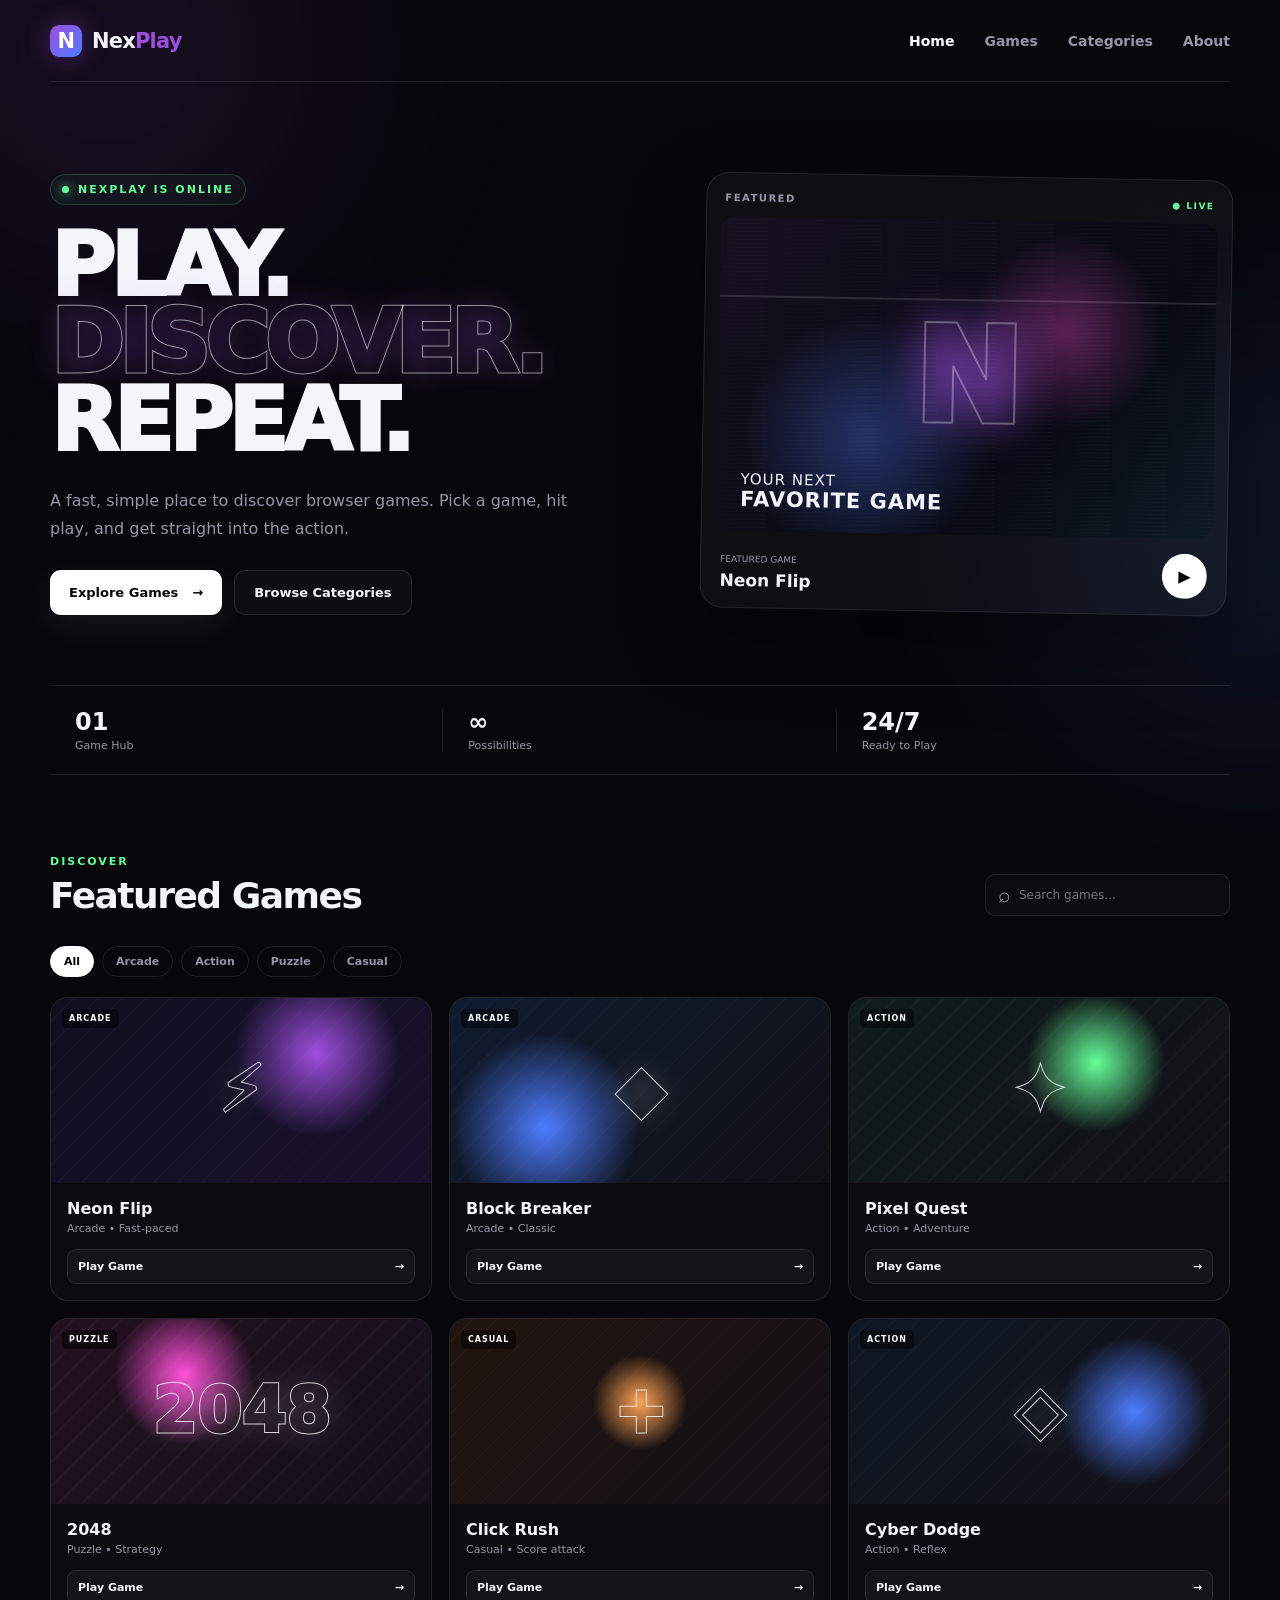
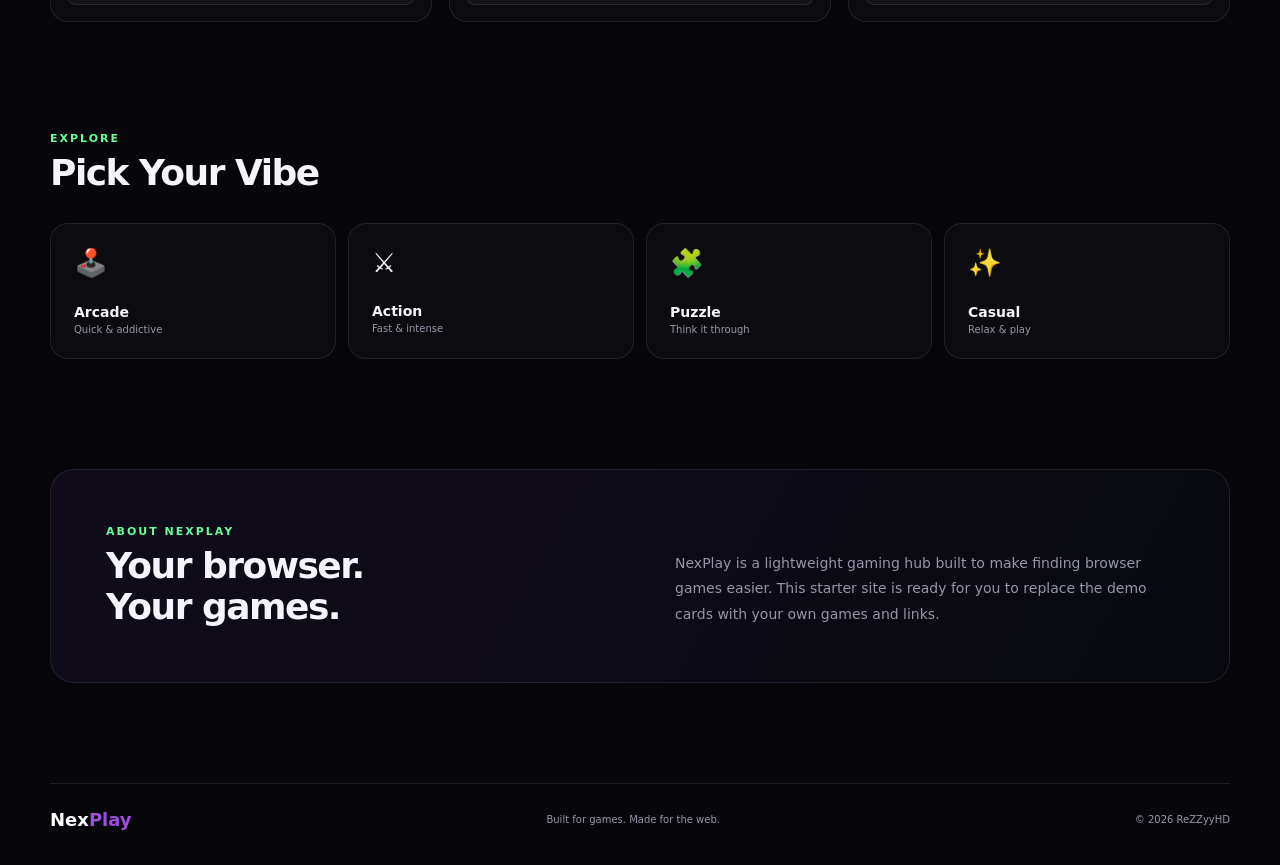
<file: index.html>
<!DOCTYPE html>
<html lang="en">
<head>
  <meta charset="UTF-8">
  <meta name="viewport" content="width=device-width, initial-scale=1.0">
  <meta name="description" content="NexPlay - a clean, fast browser gaming hub.">
  <title>NexPlay | Browser Games</title>
  <link rel="stylesheet" href="style.css">
</head>
<body>
  <div class="background-grid"></div>
  <div class="glow glow-one"></div>
  <div class="glow glow-two"></div>

  <header class="navbar">
    <a class="logo" href="#top" aria-label="NexPlay home">
      <span class="logo-mark">N</span>
      <span>Nex<span>Play</span></span>
    </a>

    <nav class="nav-links" aria-label="Main navigation">
      <a class="active" href="#top">Home</a>
      <a href="#games">Games</a>
      <a href="#categories">Categories</a>
      <a href="#about">About</a>
    </nav>

    <button class="mobile-menu" id="mobileMenu" aria-label="Open menu" aria-expanded="false">☰</button>
  </header>

  <main id="top">
    <section class="hero">
      <div class="hero-content">
        <div class="eyebrow"><span class="status-dot"></span> NEXPLAY IS ONLINE</div>
        <h1>PLAY.<br><span>DISCOVER.</span><br>REPEAT.</h1>
        <p>
          A fast, simple place to discover browser games.
          Pick a game, hit play, and get straight into the action.
        </p>
        <div class="hero-buttons">
          <a class="button primary" href="#games">Explore Games <span>→</span></a>
          <a class="button secondary" href="#categories">Browse Categories</a>
        </div>
      </div>

      <div class="hero-card">
        <div class="card-top">
          <span>FEATURED</span>
          <span class="live-pill">● LIVE</span>
        </div>
        <div class="hero-game-art">
          <div class="scanline"></div>
          <div class="pixel-n">N</div>
          <div class="hero-game-title">YOUR NEXT<br><strong>FAVORITE GAME</strong></div>
        </div>
        <div class="hero-card-bottom">
          <div>
            <small>FEATURED GAME</small>
            <h3>Neon Flip</h3>
          </div>
          <button class="play-circle" id="featuredButton" aria-label="Play Neon Flip" onclick="location.href='NeonFlip.html'">▶</button>
        </div>
      </div>
    </section>

    <section class="stats">
      <div><strong>01</strong><span>Game Hub</span></div>
      <div><strong>∞</strong><span>Possibilities</span></div>
      <div><strong>24/7</strong><span>Ready to Play</span></div>
    </section>

    <section class="section" id="games">
      <div class="section-heading">
        <div>
          <p class="section-label">DISCOVER</p>
          <h2>Featured Games</h2>
        </div>
        <div class="search-wrap">
          <span>⌕</span>
          <input id="gameSearch" type="search" placeholder="Search games..." aria-label="Search games">
        </div>
      </div>

      <div class="filter-row" id="categories">
        <button class="filter active" data-category="all">All</button>
        <button class="filter" data-category="arcade">Arcade</button>
        <button class="filter" data-category="action">Action</button>
        <button class="filter" data-category="puzzle">Puzzle</button>
        <button class="filter" data-category="casual">Casual</button>
      </div>

      <div class="game-grid" id="gameGrid">
        <article class="game-card" data-title="Neon Flip" data-category="arcade action">
          <div class="game-thumbnail neon">
            <span class="game-icon">⚡</span>
            <span class="tag">ARCADE</span>
          </div>
          <div class="game-info">
            <h3>Neon Flip</h3>
            <p>Arcade • Fast-paced</p>
            <button class="card-button" data-game="NeonFlip" onclick="location.href='NeonFlip.html'">Play Game <span>→</span></button>
          </div>
        </article>

        <article class="game-card" data-title="Block Breaker" data-category="arcade">
          <div class="game-thumbnail blocks">
            <span class="game-icon">◆</span>
            <span class="tag">ARCADE</span>
          </div>
          <div class="game-info">
            <h3>Block Breaker</h3>
            <p>Arcade • Classic</p>
            <button class="card-button" data-game="Block Breaker">Play Game <span>→</span></button>
          </div>
        </article>

        <article class="game-card" data-title="Pixel Quest" data-category="action">
          <div class="game-thumbnail quest">
            <span class="game-icon">✦</span>
            <span class="tag">ACTION</span>
          </div>
          <div class="game-info">
            <h3>Pixel Quest</h3>
            <p>Action • Adventure</p>
            <button class="card-button" data-game="Pixel Quest">Play Game <span>→</span></button>
          </div>
        </article>

        <article class="game-card" data-title="2048" data-category="puzzle">
          <div class="game-thumbnail puzzle">
            <span class="game-icon">2048</span>
            <span class="tag">PUZZLE</span>
          </div>
          <div class="game-info">
            <h3>2048</h3>
            <p>Puzzle • Strategy</p>
            <button class="card-button" data-game="2048">Play Game <span>→</span></button>
          </div>
        </article>

        <article class="game-card" data-title="Click Rush" data-category="casual">
          <div class="game-thumbnail click">
            <span class="game-icon">+</span>
            <span class="tag">CASUAL</span>
          </div>
          <div class="game-info">
            <h3>Click Rush</h3>
            <p>Casual • Score attack</p>
            <button class="card-button" data-game="Click Rush">Play Game <span>→</span></button>
          </div>
        </article>

        <article class="game-card" data-title="Cyber Dodge" data-category="action arcade">
          <div class="game-thumbnail cyber">
            <span class="game-icon">◇</span>
            <span class="tag">ACTION</span>
          </div>
          <div class="game-info">
            <h3>Cyber Dodge</h3>
            <p>Action • Reflex</p>
            <button class="card-button" data-game="Cyber Dodge">Play Game <span>→</span></button>
          </div>
        </article>
      </div>

      <div class="no-results" id="noResults" hidden>
        <div>🔎</div>
        <h3>No games found</h3>
        <p>Try another search or category.</p>
      </div>
    </section>

    <section class="section categories-section">
      <div class="section-heading">
        <div>
          <p class="section-label">EXPLORE</p>
          <h2>Pick Your Vibe</h2>
        </div>
      </div>
      <div class="category-grid">
        <button class="category-card" data-category-jump="arcade"><span>🕹️</span><b>Arcade</b><small>Quick & addictive</small></button>
        <button class="category-card" data-category-jump="action"><span>⚔️</span><b>Action</b><small>Fast & intense</small></button>
        <button class="category-card" data-category-jump="puzzle"><span>🧩</span><b>Puzzle</b><small>Think it through</small></button>
        <button class="category-card" data-category-jump="casual"><span>✨</span><b>Casual</b><small>Relax & play</small></button>
      </div>
    </section>

    <section class="about" id="about">
      <div>
        <p class="section-label">ABOUT NEXPLAY</p>
        <h2>Your browser.<br>Your games.</h2>
      </div>
      <p>
        NexPlay is a lightweight gaming hub built to make finding browser games
        easier. This starter site is ready for you to replace the demo cards
        with your own games and links.
      </p>
    </section>
  </main>

  <footer>
    <div class="footer-logo">Nex<span>Play</span></div>
    <p>Built for games. Made for the web.</p>
    <span>© <span id="year"></span> ReZZyyHD</span>
  </footer>

  <div class="toast" id="toast" role="status" aria-live="polite"></div>

  <script src="script.js"></script>
</body>
</html>
</file>
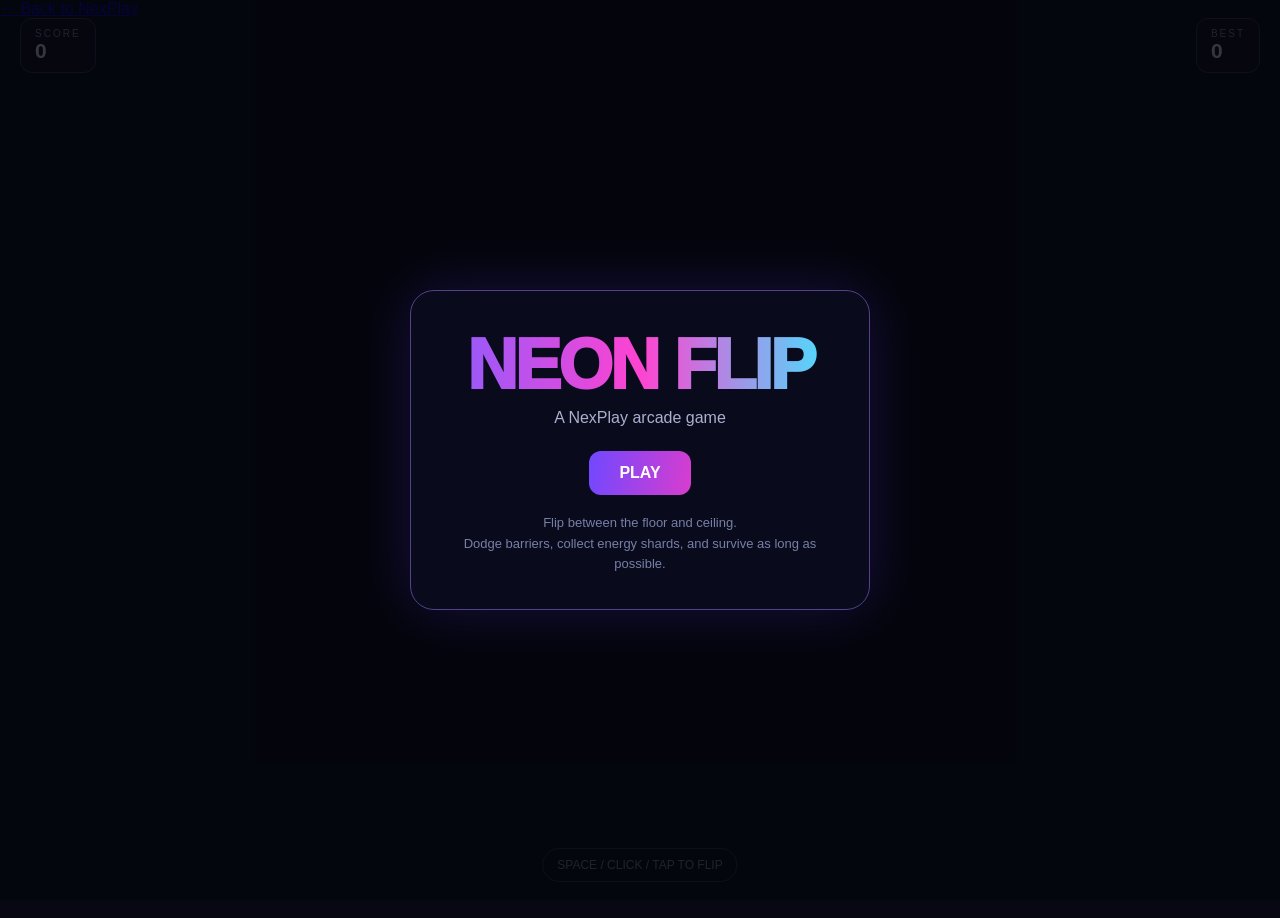
<file: NeonFlip.html>
<head>
<meta charset="utf-8">
<meta name="viewport" content="width=device-width,initial-scale=1">
<title>NEON FLIP | NexPlay</title>
<style>
*{box-sizing:border-box}html,body{margin:0;width:100%;height:100%;overflow:hidden;background:#070812;color:#fff;font-family:Arial,sans-serif}
canvas{width:100vw;height:100vh;display:block}
#hud{position:fixed;top:18px;left:20px;right:20px;display:flex;justify-content:space-between;pointer-events:none}
.box{padding:9px 14px;border:1px solid #383b73;border-radius:12px;background:#090c1dcc}
.label{font-size:10px;letter-spacing:2px;color:#8e95b9}.value{font-size:21px;font-weight:800}
#help{position:fixed;bottom:18px;left:50%;transform:translateX(-50%);padding:9px 14px;border:1px solid #30335f;border-radius:999px;background:#080a18cc;color:#8c93b5;font-size:12px}
#menu{position:fixed;inset:0;display:flex;align-items:center;justify-content:center;background:#04050ccc}
.panel{text-align:center;width:min(460px,90vw);padding:34px 28px;border:1px solid #51428a;border-radius:24px;background:#0a0c1eee;box-shadow:0 0 60px #693cff33}
.logo{font-size:clamp(42px,9vw,70px);font-weight:1000;letter-spacing:-3px;background:linear-gradient(90deg,#8b5cff,#ff43d1,#40e8ff);-webkit-background-clip:text;background-clip:text;color:transparent}
.subtitle{color:#aab0ce;margin:4px 0 24px}button{border:0;color:white;background:linear-gradient(100deg,#7048ff,#d83dce);padding:13px 30px;border-radius:12px;font-size:16px;font-weight:800;cursor:pointer}
.instructions{font-size:13px;color:#777fa5;line-height:1.6;margin-top:18px}.small{font-size:13px;color:#858cab;margin-top:12px}
#gameover{display:none}
</style>
</head>
<body>
  <a href="index.html" class="back-button">← Back to NexPlay</a>
<canvas id="game"></canvas>
<div id="hud">
 <div class="box"><div class="label">SCORE</div><div class="value" id="score">0</div></div>
 <div class="box"><div class="label">BEST</div><div class="value" id="best">0</div></div>
</div>
<div id="help">SPACE / CLICK / TAP TO FLIP</div>
<div id="menu">
 <div class="panel" id="startPanel">
  <div class="logo">NEON FLIP</div><div class="subtitle">A NexPlay arcade game</div>
  <button id="start">PLAY</button>
  <div class="instructions">Flip between the floor and ceiling.<br> Dodge barriers, collect energy shards, and survive as long as possible.</div>
 </div>
 <div class="panel" id="gameover">
  <div class="logo" style="font-size:42px">GAME OVER</div>
  <div class="subtitle">Your run is over.</div>
  <div style="font-size:28px;font-weight:900;margin:15px 0">Score: <span id="finalScore">0</span></div>
  <button id="restart">PLAY AGAIN</button><div class="small">Press R to restart</div>
 </div>
</div>
<script>

const AudioFX=(()=>{let ac=null,master=null,musicGain=null,playing=false,timer=null,step=0;
const melody=[220,247,277,330,370,330,277,247,196,220,247,294,330,294,247,220];
function init(){if(!ac){ac=new(window.AudioContext||window.webkitAudioContext)();master=ac.createGain();master.gain.value=.14;master.connect(ac.destination);musicGain=ac.createGain();musicGain.gain.value=.35;musicGain.connect(master)}if(ac.state==="suspended")ac.resume()}
function tone(freq,dur,type,vol,dest=master){const o=ac.createOscillator(),g=ac.createGain();o.type=type;o.frequency.setValueAtTime(freq,ac.currentTime);g.gain.setValueAtTime(.0001,ac.currentTime);g.gain.exponentialRampToValueAtTime(vol,ac.currentTime+.01);g.gain.exponentialRampToValueAtTime(.0001,ac.currentTime+dur);o.connect(g);g.connect(dest);o.start();o.stop(ac.currentTime+dur+.03)}
function musicTick(){if(!playing)return;const n=melody[step%melody.length];tone(n,.12,"triangle",.22,musicGain);if(step%4===0)tone(n/2,.18,"sine",.13,musicGain);if(step%8===4)tone(n*2,.07,"square",.045,musicGain);step++;timer=setTimeout(musicTick,145)}
function startMusic(){init();if(!playing){playing=true;step=0;musicTick()}}
function stopMusic(){playing=false;if(timer)clearTimeout(timer);timer=null}
function flip(){init();tone(520,.07,"square",.09);setTimeout(()=>tone(760,.08,"triangle",.07),35)}
function collect(){init();tone(660,.07,"sine",.12);setTimeout(()=>tone(990,.1,"sine",.1),55);setTimeout(()=>tone(1320,.12,"triangle",.08),110)}
function crash(){init();tone(130,.22,"sawtooth",.16);setTimeout(()=>tone(82,.3,"square",.1),80)}
return{startMusic,stopMusic,flip,collect,crash}
})();

const c=document.getElementById("game"),x=c.getContext("2d");
let W,H,D=1,run=false,score=0,best=+localStorage.neonFlipBest||0,speed=6,last=0,spawn=50,gem=30,obs=[],gems=[],parts=[],shake=0;
const p={x:0,y:0,s:24,side:1,vy:0,rot:0};
const scoreEl=document.getElementById("score"),bestEl=document.getElementById("best"),menu=document.getElementById("menu"),startPanel=document.getElementById("startPanel"),over=document.getElementById("gameover"),final=document.getElementById("finalScore");
bestEl.textContent=best;
function size(){W=innerWidth;H=innerHeight;D=Math.min(devicePixelRatio||1,2);c.width=W*D;c.height=H*D;c.style.width=W+"px";c.style.height=H+"px";x.setTransform(D,0,0,D,0,0)}addEventListener("resize",size);size();
function reset(){p.x=W*.19;p.side=1;p.y=H-62;p.vy=0;p.rot=0;score=0;speed=6;spawn=50;gem=30;obs=[];gems=[];parts=[];shake=0;scoreEl.textContent=0}
function start(){reset();run=true;menu.style.display="none";AudioFX.startMusic();last=performance.now();requestAnimationFrame(loop)}
function end(){run=false;AudioFX.stopMusic();AudioFX.crash();let s=Math.floor(score);if(s>best){best=s;localStorage.neonFlipBest=best;bestEl.textContent=best}final.textContent=s;startPanel.style.display="none";over.style.display="block";menu.style.display="flex"}
function flip(){if(!run)return;AudioFX.flip();p.side*=-1;p.vy=p.side*7;for(let i=0;i<8;i++)parts.push({x:p.x+12,y:p.y+12,vx:(Math.random()-.5)*3,vy:(Math.random()-.5)*3,l:25})}
addEventListener("keydown",e=>{if(e.code==="Space"){e.preventDefault();run?flip():start()}if(e.key.toLowerCase()==="r"&&!run)start()});
addEventListener("pointerdown",()=>run?flip():start());
document.getElementById("start").onclick=start;document.getElementById("restart").onclick=start;
function spawnObs(){let top=Math.random()<.5,h=48+Math.random()*42;obs.push({x:W+40,y:top?32:H-32-h,w:28+Math.random()*18,h,passed:false})}
function spawnGem(){let top=Math.random()<.5;gems.push({x:W+20,y:top?H*.23:H*.77,r:7,a:Math.random()*6.28})}
function hit(a,b){return a.x<b.x+b.w&&a.x+a.w>b.x&&a.y<b.y+b.h&&a.y+a.h>b.y}
function update(dt){
 score+=dt*.018*speed;speed=Math.min(13,6+score*.0035);
 p.vy+=p.side*.45*dt;p.y+=p.vy*dt;p.rot+=.12*dt*p.side;
 let floor=H-32-p.s;if(p.side===1&&p.y>floor){p.y=floor;p.vy=0}if(p.side===-1&&p.y<32){p.y=32;p.vy=0}
 if(--spawn<=0){spawnObs();spawn=Math.max(45,92-speed*3)+Math.random()*35}
 if(--gem<=0){spawnGem();gem=65+Math.random()*55}
 for(const o of obs){o.x-=speed*dt;if(!o.passed&&o.x+o.w<p.x){o.passed=true;score+=4}if(hit({x:p.x+3,y:p.y+3,w:p.s-6,h:p.s-6},o)){shake=12;end();return}}
 obs=obs.filter(o=>o.x>-80);
 for(const q of gems){q.x-=speed*dt;q.a+=.12*dt;let dx=p.x+12-q.x,dy=p.y+12-q.y;if(dx*dx+dy*dy<(q.r+12)**2){q.dead=1;score+=15;AudioFX.collect();for(let i=0;i<12;i++)parts.push({x:q.x,y:q.y,vx:(Math.random()-.5)*4,vy:(Math.random()-.5)*4,l:35})}}
 gems=gems.filter(q=>!q.dead&&q.x>-40);
 for(const z of parts){z.x+=z.vx*dt;z.y+=z.vy*dt;z.l-=dt}parts=parts.filter(z=>z.l>0);
 scoreEl.textContent=Math.floor(score)
}
function draw(){
 x.save();if(shake>0){x.translate((Math.random()-.5)*shake,(Math.random()-.5)*shake);shake*=.88}
 let bg=x.createLinearGradient(0,0,0,H);bg.addColorStop(0,"#0a0b1d");bg.addColorStop(1,"#0a071b");x.fillStyle=bg;x.fillRect(0,0,W,H);
 x.strokeStyle="#6358ff18";x.lineWidth=1;let off=(performance.now()/20*speed)%50;
 for(let xx=-50+off;xx<W+50;xx+=50){x.beginPath();x.moveTo(xx,0);x.lineTo(xx,H);x.stroke()}for(let yy=0;yy<H;yy+=50){x.beginPath();x.moveTo(0,yy);x.lineTo(W,yy);x.stroke()}
 x.shadowBlur=18;x.shadowColor="#774cff";x.strokeStyle="#654cff";x.lineWidth=3;x.beginPath();x.moveTo(0,32);x.lineTo(W,32);x.stroke();x.shadowColor="#d23ee8";x.strokeStyle="#d23ee8";x.beginPath();x.moveTo(0,H-32);x.lineTo(W,H-32);x.stroke();x.shadowBlur=0;
 for(const o of obs){x.save();x.shadowBlur=20;x.shadowColor="#b34cff";let g=x.createLinearGradient(o.x,o.y,o.x+o.w,o.y+o.h);g.addColorStop(0,"#ff4dcc");g.addColorStop(1,"#31d9ff");x.fillStyle=g;x.fillRect(o.x,o.y,o.w,o.h);x.restore()}
 for(const q of gems){let r=q.r+Math.sin(q.a)*2;x.save();x.translate(q.x,q.y);x.rotate(q.a*.5);x.shadowBlur=20;x.shadowColor="#39f5ff";x.fillStyle="#54f3ff";x.beginPath();x.moveTo(0,-r);x.lineTo(r*.65,0);x.lineTo(0,r);x.lineTo(-r*.65,0);x.closePath();x.fill();x.restore()}
 for(const z of parts){x.globalAlpha=Math.max(0,z.l/35);x.fillStyle="#cf65ff";x.fillRect(z.x,z.y,3,3)}x.globalAlpha=1;
 x.save();x.translate(p.x+12,p.y+12);x.rotate(p.rot);x.shadowBlur=25;x.shadowColor="#49edff";let pg=x.createLinearGradient(-12,-12,12,12);pg.addColorStop(0,"#7d5cff");pg.addColorStop(.5,"#ff4ad5");pg.addColorStop(1,"#3eeaff");x.fillStyle=pg;x.roundRect(-12,-12,24,24,6);x.fill();x.shadowBlur=0;x.fillStyle="#fff";x.fillRect(-3,-3,6,6);x.restore();x.restore()
}
function loop(t){if(!run)return;let dt=Math.min(2,(t-last)/16.67);last=t;update(dt);draw();if(run)requestAnimationFrame(loop)}
draw();
</script>
</body>
</html>
</file>
<file: style.css>
:root {
  --bg: #07070b;
  --panel: #0e0e15;
  --panel-2: #12121b;
  --text: #f4f4fb;
  --muted: #9696a8;
  --line: rgba(255,255,255,.09);
  --purple: #9d4edd;
  --blue: #4d7cff;
  --green: #65ff9a;
  --pink: #ff4fd8;
  --radius: 18px;
}

* { box-sizing: border-box; margin: 0; padding: 0; }

html { scroll-behavior: smooth; }

body {
  min-height: 100vh;
  background: var(--bg);
  color: var(--text);
  font-family: Inter, ui-sans-serif, system-ui, -apple-system, BlinkMacSystemFont, "Segoe UI", sans-serif;
  overflow-x: hidden;
}

button, input { font: inherit; }
button { color: inherit; }

.background-grid {
  position: fixed;
  inset: 0;
  z-index: -5;
  opacity: .22;
  background-image:
    linear-gradient(rgba(255,255,255,.035) 1px, transparent 1px),
    linear-gradient(90deg, rgba(255,255,255,.035) 1px, transparent 1px);
  background-size: 45px 45px;
  mask-image: linear-gradient(to bottom, black, transparent 80%);
}

.glow {
  position: fixed;
  width: 420px;
  height: 420px;
  border-radius: 50%;
  filter: blur(120px);
  opacity: .12;
  pointer-events: none;
  z-index: -4;
}

.glow-one { background: var(--purple); top: -160px; left: -100px; }
.glow-two { background: var(--blue); top: 35%; right: -180px; }

.navbar {
  width: min(1180px, calc(100% - 40px));
  margin: 0 auto;
  height: 82px;
  display: flex;
  align-items: center;
  justify-content: space-between;
  border-bottom: 1px solid var(--line);
}

.logo {
  display: flex;
  align-items: center;
  gap: 10px;
  color: var(--text);
  text-decoration: none;
  font-size: 21px;
  font-weight: 900;
  letter-spacing: -.8px;
}

.logo > span:last-child span,
.footer-logo span { color: var(--purple); }

.logo-mark {
  display: grid;
  place-items: center;
  width: 32px;
  height: 32px;
  border-radius: 9px;
  background: linear-gradient(135deg, var(--purple), var(--blue));
  color: white;
  box-shadow: 0 0 25px rgba(157,78,221,.35);
}

.nav-links { display: flex; gap: 30px; }

.nav-links a {
  color: var(--muted);
  text-decoration: none;
  font-size: 14px;
  font-weight: 700;
  transition: .2s ease;
}

.nav-links a:hover,
.nav-links a.active { color: white; }

.mobile-menu {
  display: none;
  border: 0;
  background: transparent;
  font-size: 24px;
  cursor: pointer;
}

.hero {
  width: min(1180px, calc(100% - 40px));
  margin: 0 auto;
  padding: 92px 0 70px;
  min-height: 600px;
  display: grid;
  grid-template-columns: 1.05fr .95fr;
  gap: 70px;
  align-items: center;
}

.eyebrow, .section-label {
  color: var(--green);
  font-size: 11px;
  font-weight: 900;
  letter-spacing: 2px;
}

.eyebrow {
  display: inline-flex;
  gap: 9px;
  align-items: center;
  padding: 8px 11px;
  border: 1px solid rgba(101,255,154,.18);
  background: rgba(101,255,154,.04);
  border-radius: 999px;
}

.status-dot {
  width: 7px;
  height: 7px;
  background: var(--green);
  border-radius: 50%;
  box-shadow: 0 0 12px var(--green);
}

.hero h1 {
  margin-top: 22px;
  font-size: clamp(54px, 7vw, 88px);
  line-height: .88;
  letter-spacing: -5px;
  font-weight: 950;
}

.hero h1 span {
  color: transparent;
  -webkit-text-stroke: 1px rgba(255,255,255,.55);
  text-shadow: 0 0 30px rgba(157,78,221,.25);
}

.hero-content > p {
  max-width: 560px;
  color: var(--muted);
  line-height: 1.7;
  margin: 28px 0;
  font-size: 16px;
}

.hero-buttons { display: flex; gap: 12px; flex-wrap: wrap; }

.button {
  display: inline-flex;
  align-items: center;
  gap: 14px;
  padding: 14px 19px;
  border-radius: 11px;
  text-decoration: none;
  font-size: 13px;
  font-weight: 850;
  transition: transform .2s, box-shadow .2s;
}

.button:hover { transform: translateY(-2px); }

.button.primary {
  background: white;
  color: #08080b;
  box-shadow: 0 10px 35px rgba(255,255,255,.08);
}

.button.secondary {
  border: 1px solid var(--line);
  color: var(--text);
  background: rgba(255,255,255,.03);
}

.hero-card {
  padding: 14px;
  border: 1px solid var(--line);
  background: rgba(255,255,255,.035);
  border-radius: 23px;
  box-shadow: 0 30px 80px rgba(0,0,0,.35);
  transform: rotate(1deg);
}

.card-top, .hero-card-bottom {
  display: flex;
  justify-content: space-between;
  align-items: center;
}

.card-top {
  padding: 5px 4px 13px;
  color: var(--muted);
  font-size: 10px;
  font-weight: 900;
  letter-spacing: 1.5px;
}

.live-pill {
  color: var(--green);
  font-size: 9px;
}

.hero-game-art {
  height: 315px;
  border-radius: 15px;
  position: relative;
  overflow: hidden;
  display: grid;
  place-items: center;
  background:
    radial-gradient(circle at 70% 35%, rgba(255,79,216,.32), transparent 24%),
    radial-gradient(circle at 30% 70%, rgba(77,124,255,.34), transparent 30%),
    linear-gradient(135deg, #151020, #090a15 65%, #0d1a24);
}

.hero-game-art::before {
  content: "";
  position: absolute;
  inset: 0;
  background: repeating-linear-gradient(0deg, transparent 0 3px, rgba(255,255,255,.025) 4px);
}

.scanline {
  position: absolute;
  width: 100%;
  height: 2px;
  top: 25%;
  background: rgba(255,255,255,.12);
  animation: scan 4s linear infinite;
}

@keyframes scan {
  from { transform: translateY(-100px); }
  to { transform: translateY(250px); }
}

.pixel-n {
  font-size: 130px;
  line-height: 1;
  font-weight: 950;
  color: transparent;
  -webkit-text-stroke: 2px rgba(255,255,255,.3);
  text-shadow: 0 0 45px rgba(157,78,221,.7);
}

.hero-game-title {
  position: absolute;
  left: 24px;
  bottom: 20px;
  font-size: 15px;
  line-height: 1.1;
  letter-spacing: 1px;
}

.hero-game-title strong { font-size: 21px; }

.hero-card-bottom { padding: 15px 5px 2px; }
.hero-card-bottom small { color: var(--muted); font-size: 9px; }
.hero-card-bottom h3 { margin-top: 4px; font-size: 17px; }

.play-circle {
  width: 45px;
  height: 45px;
  border: 1px solid var(--line);
  border-radius: 50%;
  background: white;
  color: black;
  cursor: pointer;
  transition: .2s;
}

.play-circle:hover { transform: scale(1.07); }

.stats {
  width: min(1180px, calc(100% - 40px));
  margin: 0 auto 80px;
  padding: 22px 0;
  border-top: 1px solid var(--line);
  border-bottom: 1px solid var(--line);
  display: grid;
  grid-template-columns: repeat(3, 1fr);
}

.stats div {
  display: flex;
  flex-direction: column;
  gap: 3px;
  padding: 0 25px;
  border-right: 1px solid var(--line);
}

.stats div:last-child { border: 0; }
.stats strong { font-size: 24px; }
.stats span { color: var(--muted); font-size: 11px; }

.section {
  width: min(1180px, calc(100% - 40px));
  margin: 0 auto 110px;
}

.section-heading {
  display: flex;
  justify-content: space-between;
  align-items: end;
  gap: 20px;
  margin-bottom: 30px;
}

.section-label { margin-bottom: 7px; }
.section h2, .about h2 { font-size: 36px; letter-spacing: -1.5px; }

.search-wrap {
  width: 245px;
  height: 42px;
  display: flex;
  align-items: center;
  gap: 8px;
  padding: 0 12px;
  border: 1px solid var(--line);
  background: rgba(255,255,255,.025);
  border-radius: 10px;
}

.search-wrap span { color: var(--muted); font-size: 21px; }
.search-wrap input {
  width: 100%;
  border: 0;
  outline: 0;
  color: white;
  background: transparent;
  font-size: 12px;
}

.filter-row {
  display: flex;
  gap: 8px;
  flex-wrap: wrap;
  margin-bottom: 20px;
}

.filter {
  border: 1px solid var(--line);
  background: transparent;
  color: var(--muted);
  padding: 8px 13px;
  border-radius: 999px;
  cursor: pointer;
  font-size: 11px;
  font-weight: 800;
  transition: .2s;
}

.filter:hover, .filter.active {
  background: white;
  color: black;
  border-color: white;
}

.game-grid {
  display: grid;
  grid-template-columns: repeat(3, 1fr);
  gap: 17px;
}

.game-card {
  overflow: hidden;
  border: 1px solid var(--line);
  border-radius: var(--radius);
  background: rgba(255,255,255,.025);
  transition: transform .25s, border-color .25s, background .25s;
}

.game-card:hover {
  transform: translateY(-5px);
  border-color: rgba(157,78,221,.4);
  background: rgba(255,255,255,.045);
}

.game-thumbnail {
  height: 185px;
  position: relative;
  overflow: hidden;
  display: grid;
  place-items: center;
}

.game-thumbnail::after {
  content: "";
  position: absolute;
  inset: 0;
  background: repeating-linear-gradient(135deg, transparent 0 15px, rgba(255,255,255,.025) 16px 17px);
}

.game-thumbnail.neon { background: radial-gradient(circle at 70% 30%, #9d4edd, transparent 28%), linear-gradient(135deg,#101021,#17102b); }
.game-thumbnail.blocks { background: radial-gradient(circle at 25% 70%, #4d7cff, transparent 30%), linear-gradient(135deg,#101b30,#101015); }
.game-thumbnail.quest { background: radial-gradient(circle at 65% 35%, #65ff9a, transparent 25%), linear-gradient(135deg,#101d1a,#111017); }
.game-thumbnail.puzzle { background: radial-gradient(circle at 35% 30%, #ff4fd8, transparent 25%), linear-gradient(135deg,#24101f,#13101c); }
.game-thumbnail.click { background: radial-gradient(circle at 50% 45%, #ff9e4d, transparent 22%), linear-gradient(135deg,#21140e,#131017); }
.game-thumbnail.cyber { background: radial-gradient(circle at 75% 50%, #4d7cff, transparent 25%), linear-gradient(135deg,#0d1724,#131017); }

.game-icon {
  position: relative;
  z-index: 1;
  font-size: 64px;
  font-weight: 950;
  color: transparent;
  -webkit-text-stroke: 1px rgba(255,255,255,.8);
  text-shadow: 0 0 35px rgba(255,255,255,.15);
}

.tag {
  position: absolute;
  z-index: 2;
  top: 11px;
  left: 11px;
  padding: 5px 7px;
  border-radius: 5px;
  background: rgba(0,0,0,.45);
  backdrop-filter: blur(8px);
  color: white;
  font-size: 8px;
  font-weight: 900;
  letter-spacing: 1px;
}

.game-info { padding: 16px; }
.game-info h3 { font-size: 16px; }
.game-info p { margin-top: 4px; color: var(--muted); font-size: 11px; }

.card-button {
  width: 100%;
  margin-top: 14px;
  border: 1px solid var(--line);
  background: rgba(255,255,255,.035);
  border-radius: 9px;
  padding: 10px;
  cursor: pointer;
  font-size: 11px;
  font-weight: 800;
  text-align: left;
  transition: .2s;
}

.card-button span { float: right; }
.card-button:hover { background: white; color: black; }

.no-results {
  text-align: center;
  padding: 70px 20px;
  border: 1px dashed var(--line);
  border-radius: var(--radius);
}

.no-results div { font-size: 35px; }
.no-results h3 { margin-top: 10px; }
.no-results p { color: var(--muted); margin-top: 5px; }

.categories-section { margin-bottom: 110px; }

.category-grid {
  display: grid;
  grid-template-columns: repeat(4, 1fr);
  gap: 12px;
}

.category-card {
  text-align: left;
  padding: 23px;
  border: 1px solid var(--line);
  background: rgba(255,255,255,.025);
  border-radius: var(--radius);
  cursor: pointer;
  transition: .2s;
}

.category-card:hover {
  transform: translateY(-3px);
  border-color: rgba(101,255,154,.3);
}

.category-card span { font-size: 27px; display: block; margin-bottom: 25px; }
.category-card b { display: block; font-size: 14px; }
.category-card small { display: block; color: var(--muted); margin-top: 4px; font-size: 10px; }

.about {
  width: min(1180px, calc(100% - 40px));
  margin: 0 auto 100px;
  padding: 55px;
  display: grid;
  grid-template-columns: 1fr 1fr;
  gap: 70px;
  border: 1px solid var(--line);
  border-radius: 24px;
  background: linear-gradient(120deg, rgba(157,78,221,.07), rgba(77,124,255,.025));
}

.about > p {
  align-self: end;
  color: var(--muted);
  line-height: 1.8;
  font-size: 14px;
}

footer {
  width: min(1180px, calc(100% - 40px));
  margin: 0 auto;
  padding: 25px 0 35px;
  border-top: 1px solid var(--line);
  display: flex;
  align-items: center;
  justify-content: space-between;
  color: var(--muted);
  font-size: 10px;
}

.footer-logo { color: white; font-size: 18px; font-weight: 900; }

.toast {
  position: fixed;
  left: 50%;
  bottom: 25px;
  transform: translate(-50%, 100px);
  padding: 12px 17px;
  border: 1px solid var(--line);
  background: #12121a;
  border-radius: 10px;
  color: white;
  font-size: 12px;
  opacity: 0;
  transition: .3s;
  z-index: 20;
}

.toast.show {
  transform: translate(-50%, 0);
  opacity: 1;
}

@media (max-width: 850px) {
  .nav-links {
    display: none;
    position: absolute;
    top: 72px;
    right: 20px;
    padding: 15px;
    flex-direction: column;
    background: #0c0c12;
    border: 1px solid var(--line);
    border-radius: 12px;
    z-index: 10;
  }

  .nav-links.open { display: flex; }
  .mobile-menu { display: block; }

  .hero {
    grid-template-columns: 1fr;
    gap: 45px;
    padding-top: 65px;
  }

  .hero-card { max-width: 600px; width: 100%; margin: auto; }
  .game-grid { grid-template-columns: repeat(2, 1fr); }
  .category-grid { grid-template-columns: repeat(2, 1fr); }
  .about { grid-template-columns: 1fr; gap: 25px; }
}

@media (max-width: 560px) {
  .navbar, .hero, .section, .stats, .about, footer { width: min(100% - 28px, 1180px); }
  .hero h1 { font-size: 56px; letter-spacing: -3px; }
  .hero-game-art { height: 250px; }
  .stats { grid-template-columns: 1fr; gap: 15px; }
  .stats div { border-right: 0; padding: 0; }
  .section-heading { align-items: start; flex-direction: column; }
  .search-wrap { width: 100%; }
  .game-grid, .category-grid { grid-template-columns: 1fr; }
  .about { padding: 30px; }
  footer { flex-direction: column; gap: 10px; text-align: center; }
}
</file>
